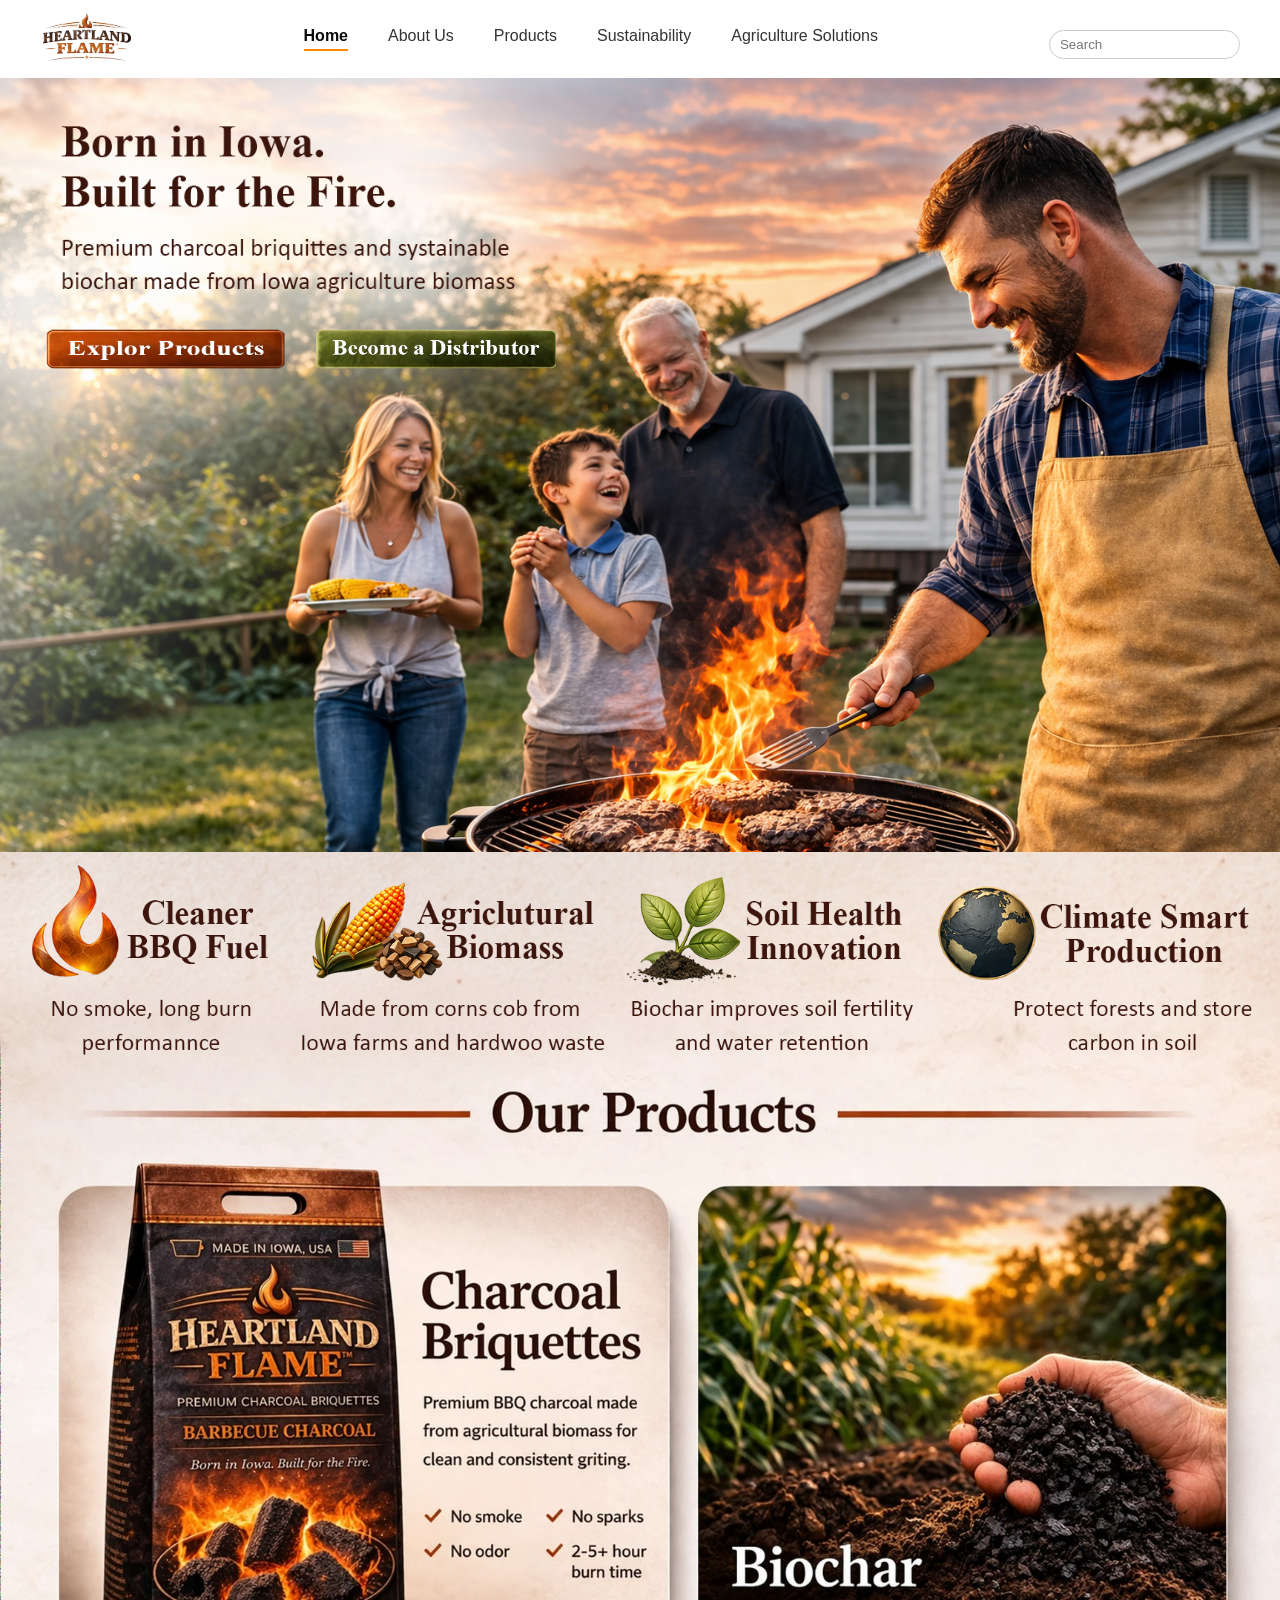
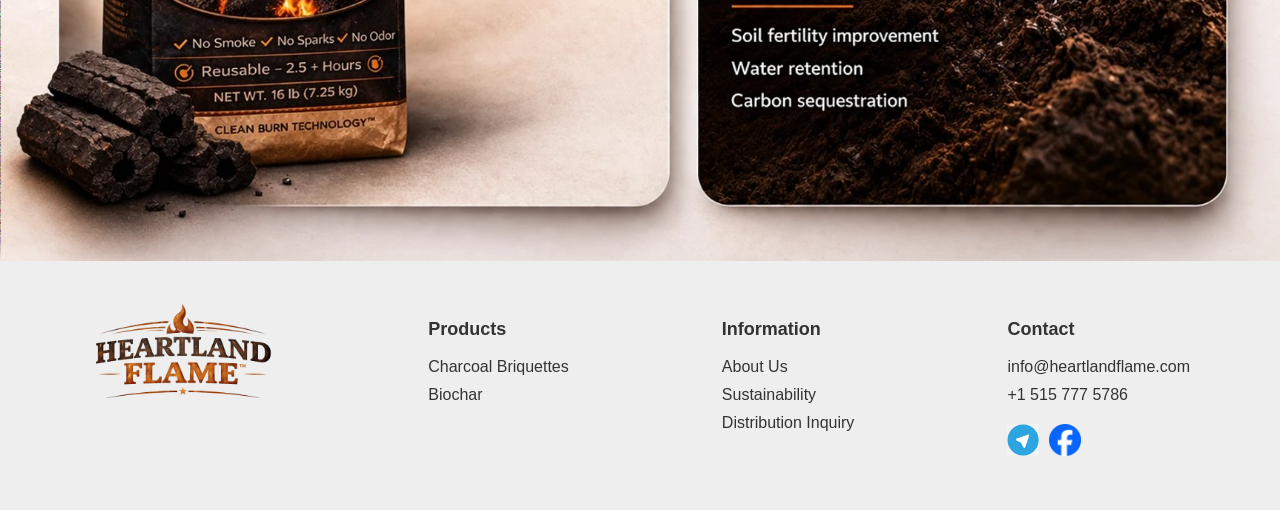
<file: index.html>
<!DOCTYPE html>
<html lang="en">

<head>
    <meta charset="UTF-8">
    <meta name="viewport" content="width=device-width, initial-scale=1.0">
    <title>Heartland Flame</title>
    <link rel="stylesheet" href="css/style.css">
    <link rel="shortcut icon" type="image/x-icon" href="images/logo.png">
</head>

<body>
    <header>
        <div id="navbar"></div>
    </header>

    <!-- Banner Section -->
    <!-- <section class="image-section">
        <img src="images/banner.jpg" alt="Banner" class="base-image">
    </section> -->

    <section class="image-container">
        <img src="images/banner.jpg" alt="Banner" class="bg-image">
        <a href="product.html">
            <img src="images/explore-product-button.png" alt="Banner" class="overlay-image-1">
        </a>

        <a href="distributor.html">
            <img src="images/become-distributor-button.png" alt="Banner" class="overlay-image-2">
        </a>
    </section>

    <!-- <section class="image-container">
        <img src="images/banner.jpg" alt="Banner" class="base-image">
        <img src="/images/become-distributor-button.png" alt="Overlay" class="overlay-image">
    </section> -->

    <!-- Products Section -->
    <section class="image-section">
        <img src="images/products.png" alt="Products">
    </section>

    <div id="footer"></div>

    <script src="js/layout.js"></script>
</body>

</html>
</file>
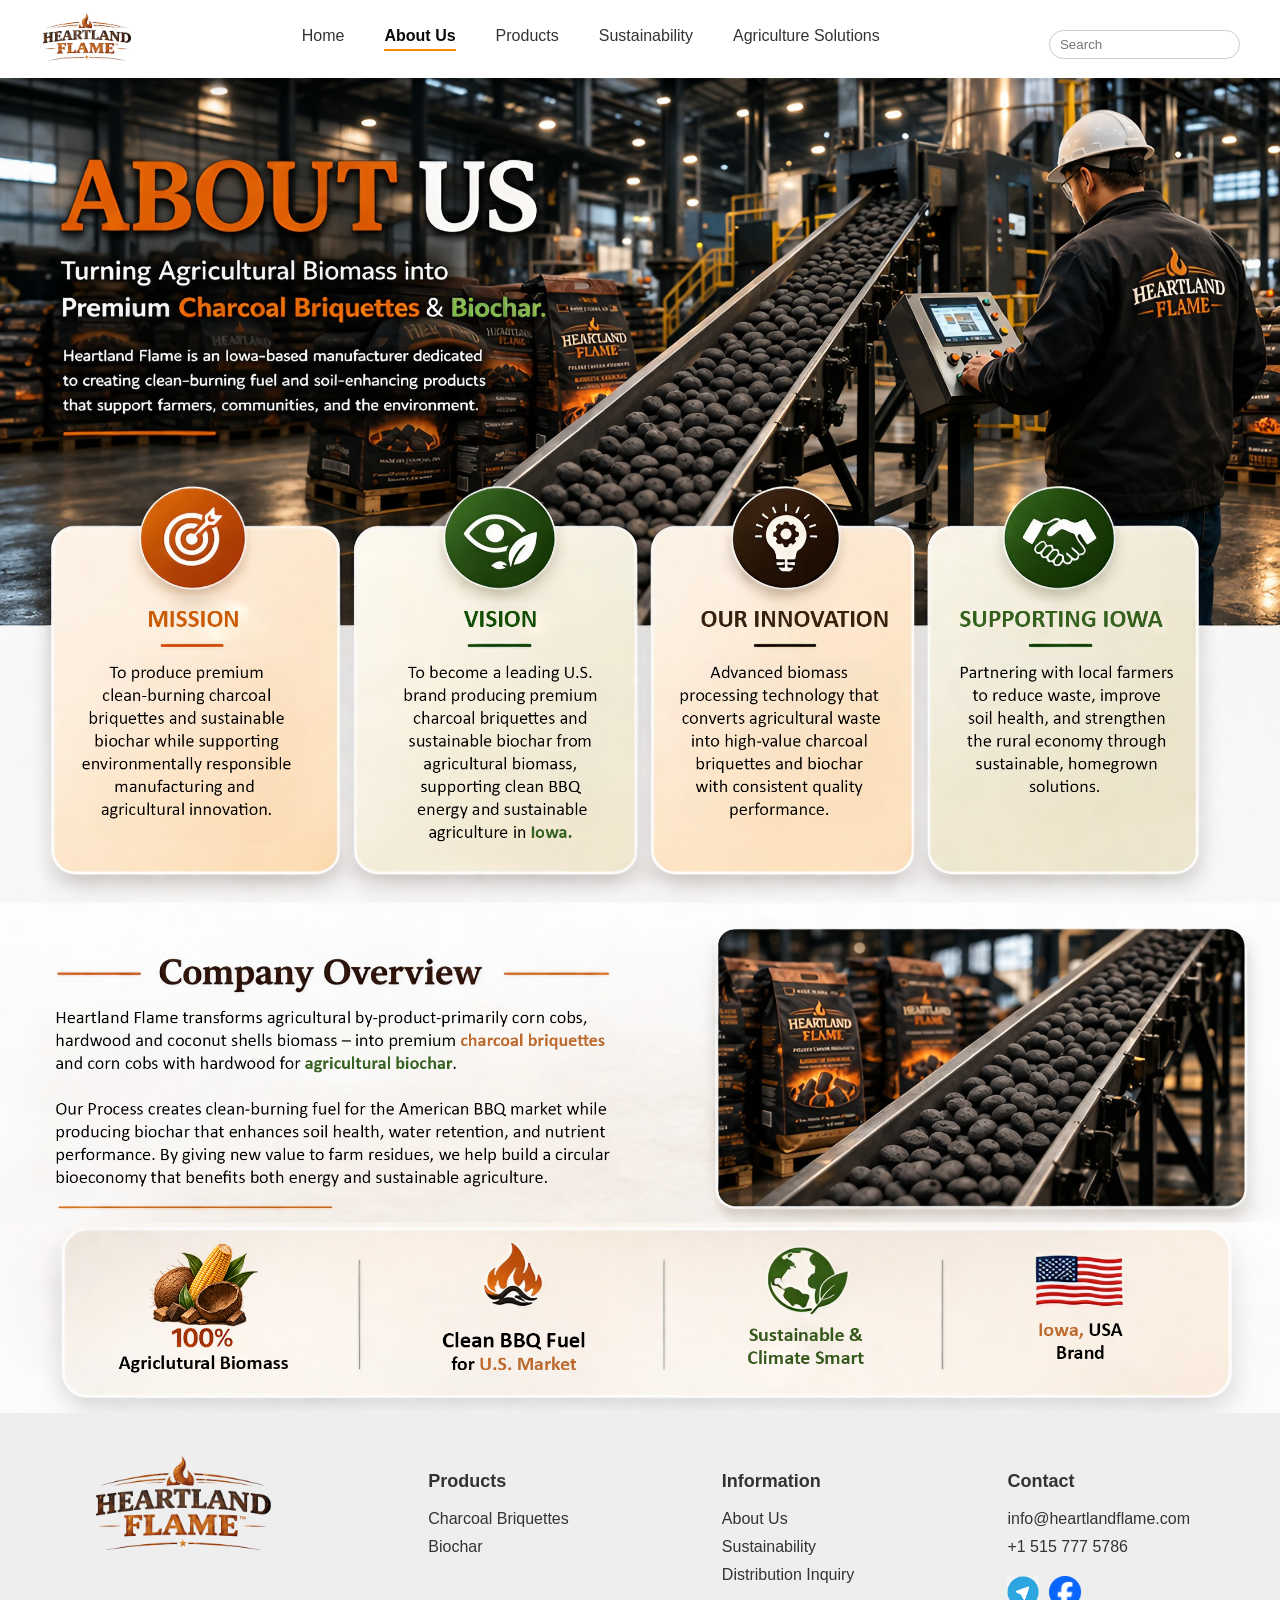
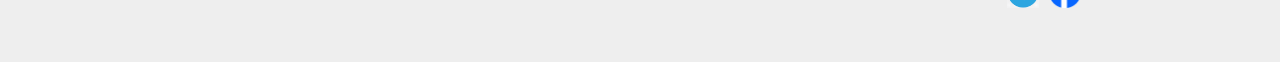
<file: about.html>
<!DOCTYPE html>
<html lang="en">

<head>
    <meta charset="UTF-8">
    <meta name="viewport" content="width=device-width, initial-scale=1.0">
    <title>Heartland Flame</title>
    <link rel="stylesheet" href="css/style.css">
    <link rel="shortcut icon" type="image/x-icon" href="images/logo.png">
</head>

<body>
    <header>
        <div id="navbar"></div>
    </header>

    <!-- Banner Section -->
    <section class="image-section">
        <img src="images/about-banner.jpg" alt="Banner">
    </section>

    <!-- Products Section -->
    <section class="image-section">
        <img src="images/about-body.jpg" alt="About Us">
    </section>

    <div id="footer"></div>

    <script src="js/layout.js"></script>
</body>

</html>
</file>
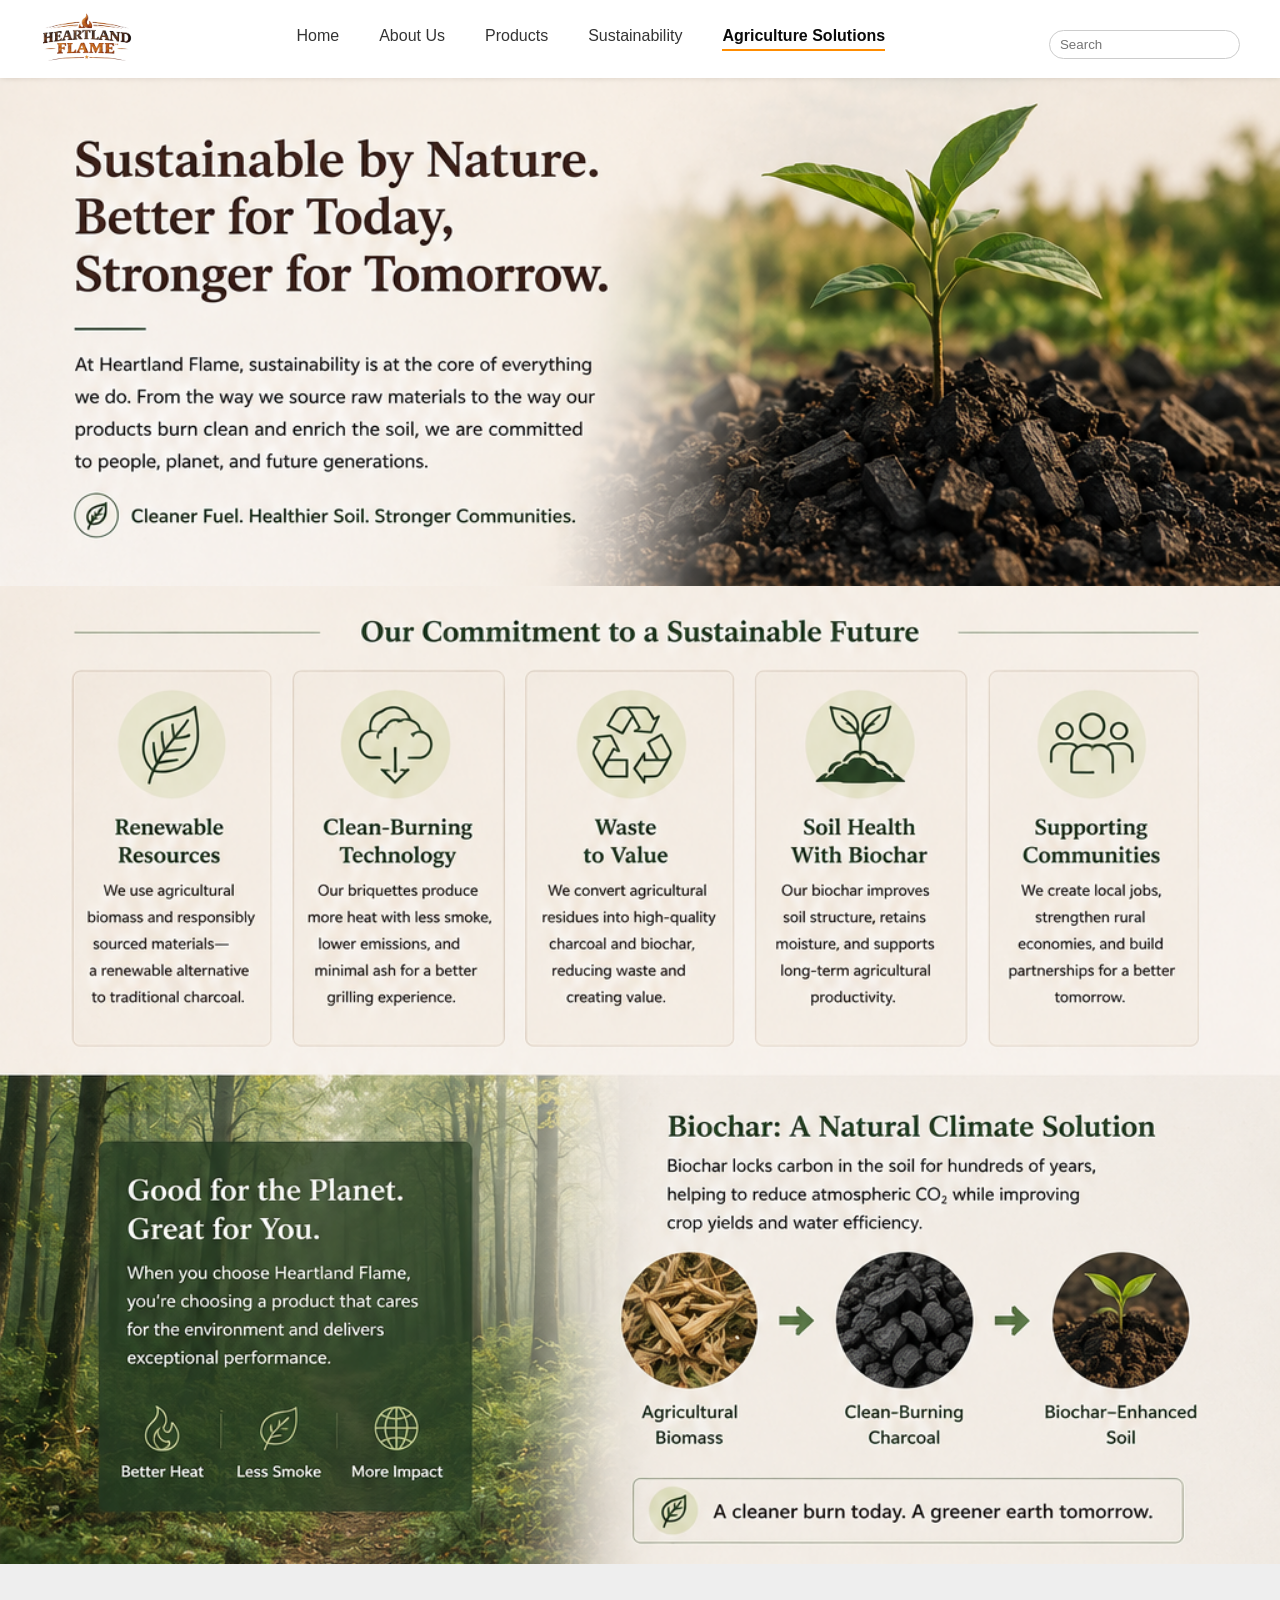
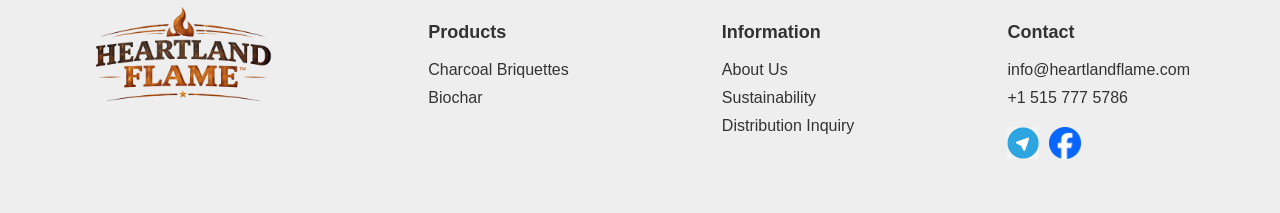
<file: agriculture-solution.html>
<!DOCTYPE html>
<html lang="en">

<head>
    <meta charset="UTF-8">
    <meta name="viewport" content="width=device-width, initial-scale=1.0">
    <title>Heartland Flame</title>
    <link rel="stylesheet" href="css/style.css">
    <link rel="shortcut icon" type="image/x-icon" href="images/logo.png">
</head>

<body>
    <header>
        <div id="navbar"></div>
    </header>

    <!-- Banner Section -->
    <section class="image-section">
        <img src="images/agriculture-solution-banner.png" alt="Banner">
    </section>

    <!-- Body Section -->
    <section class="image-section">
        <img src="images/agriculture-solution-body.png" alt="Agriculture Solution">
    </section>

    <div id="footer"></div>

    <script src="js/layout.js"></script>
</body>

</html>
</file>
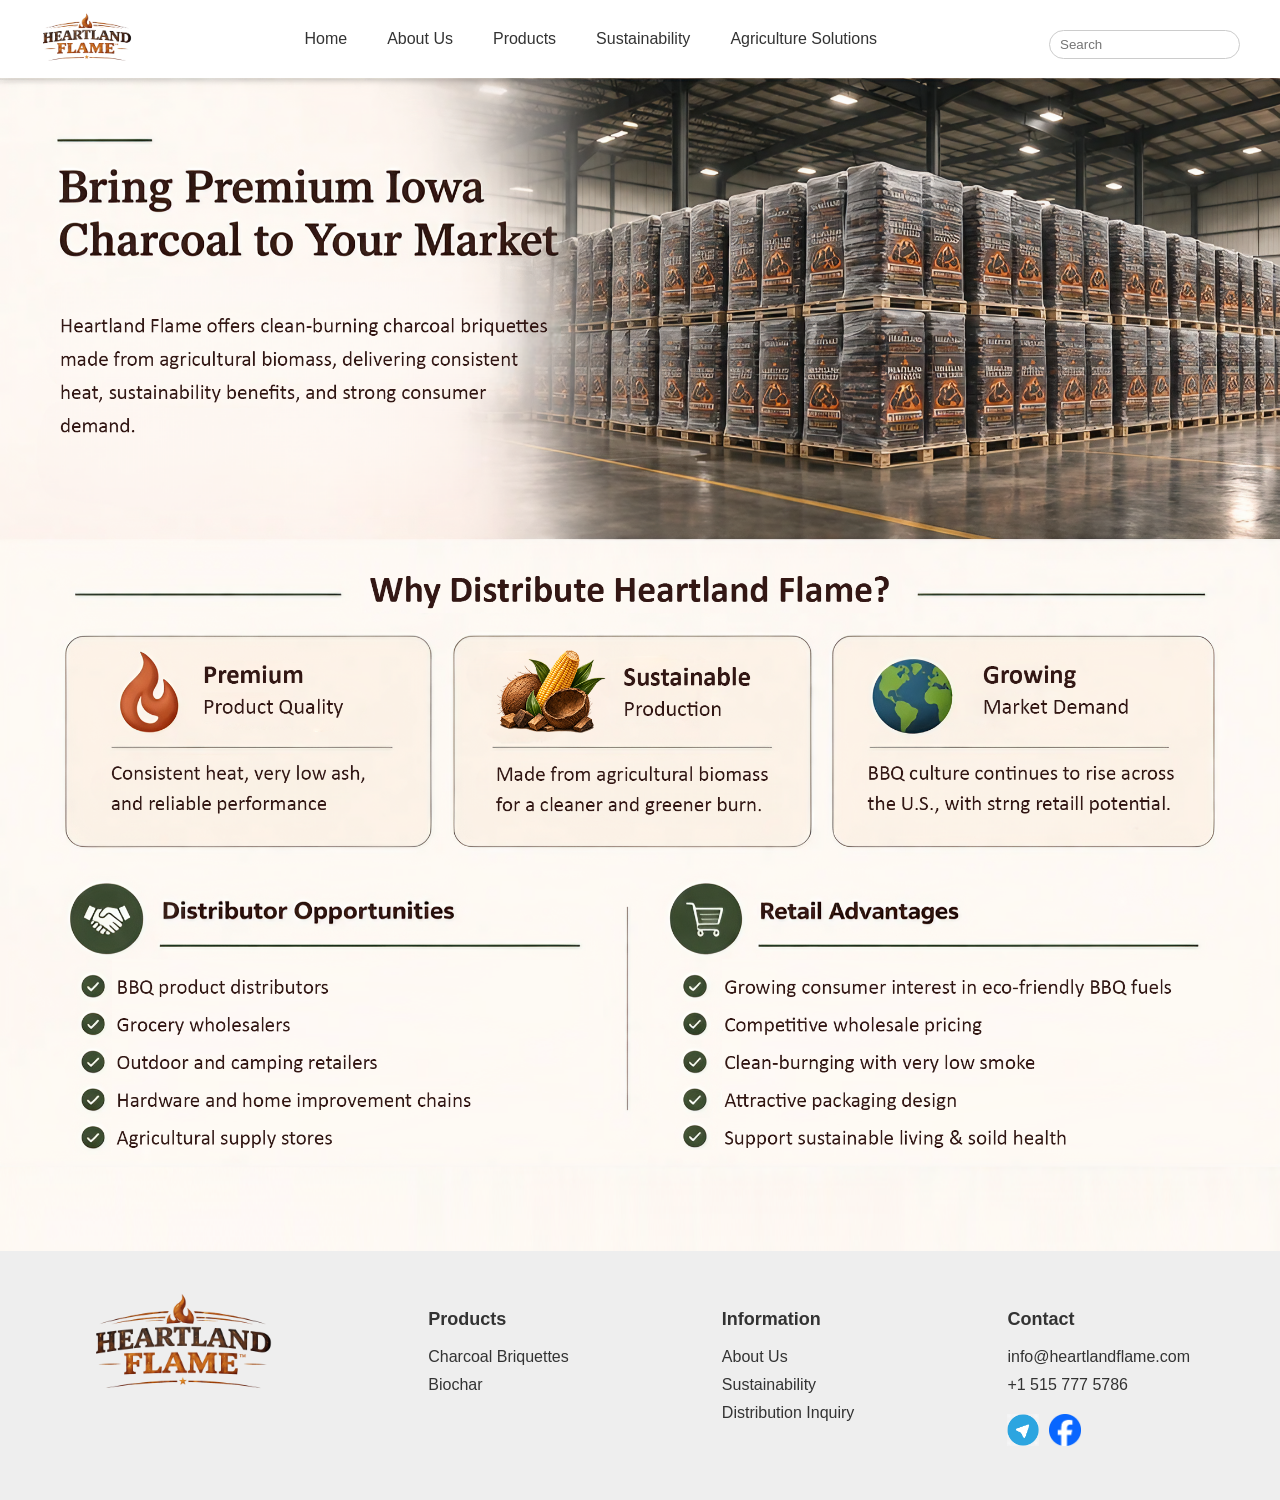
<file: distributor.html>
<!DOCTYPE html>
<html lang="en">

<head>
    <meta charset="UTF-8">
    <meta name="viewport" content="width=device-width, initial-scale=1.0">
    <title>Heartland Flame</title>
    <link rel="stylesheet" href="css/style.css">
    <link rel="shortcut icon" type="image/x-icon" href="images/logo.png">
</head>

<body>
    <header>
        <div id="navbar"></div>
    </header>

    <!-- Banner Section -->
    <section class="image-section">
        <img src="images/distributor-banner.jpg" alt="Banner">
    </section>

    <!-- Body Section -->
    <section class="image-section">
        <img src="images/distributor-body.jpg" alt="Distributor">
    </section>

    <div id="footer"></div>

    <script src="js/layout.js"></script>
</body>

</html>
</file>
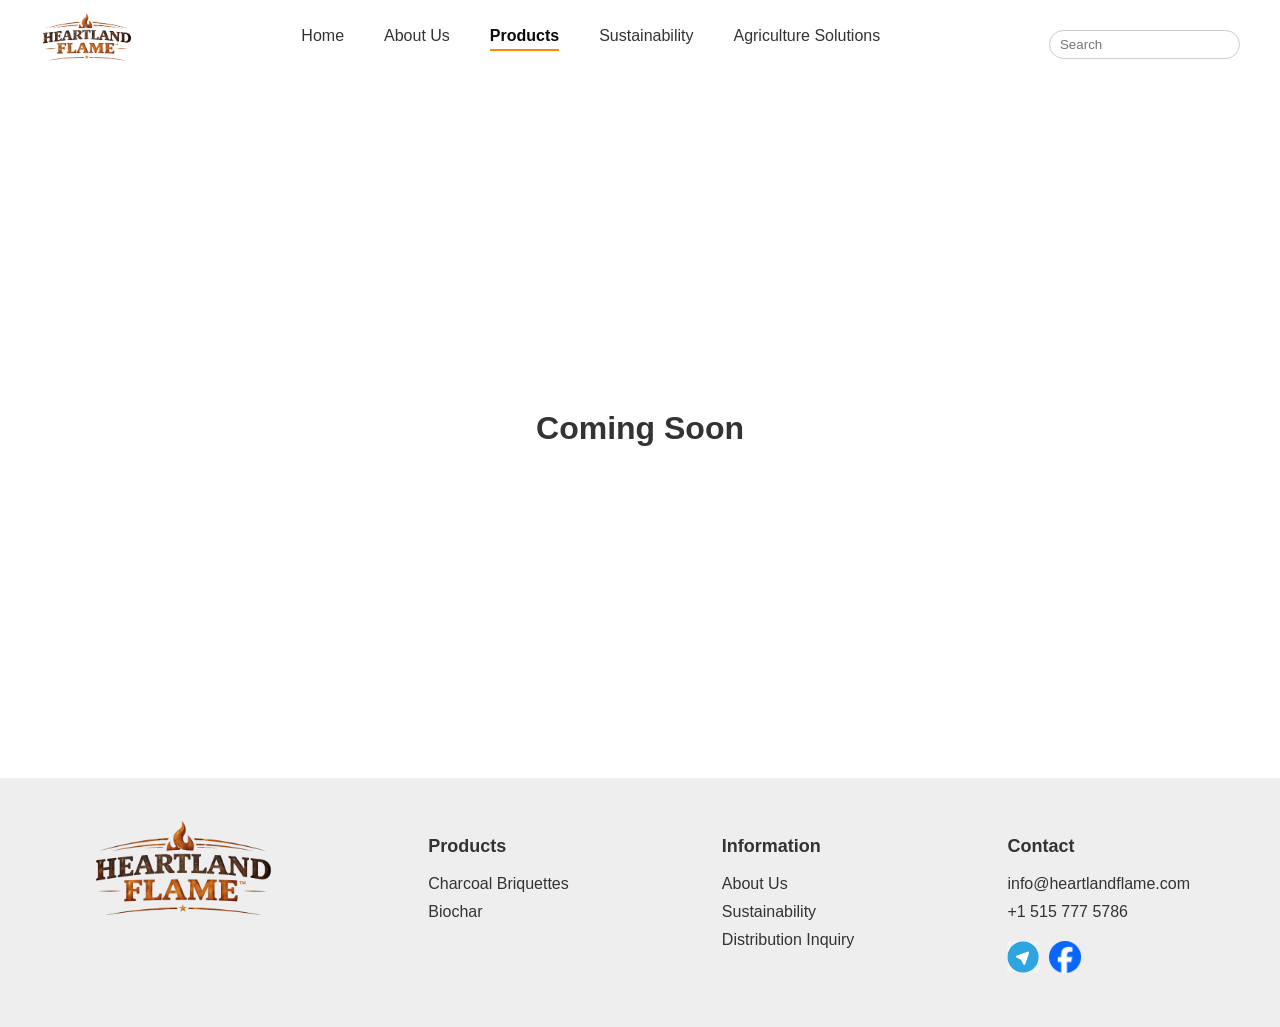
<file: product.html>
<!DOCTYPE html>
<html lang="en">

<head>
    <meta charset="UTF-8">
    <meta name="viewport" content="width=device-width, initial-scale=1.0">
    <title>Heartland Flame</title>
    <link rel="stylesheet" href="css/style.css">
    <link rel="shortcut icon" type="image/x-icon" href="images/logo.png">
</head>

<body>
    <header>
        <div id="navbar"></div>
    </header>

    <!-- Banner Section -->
    <!-- <section class="image-section">
        <img src="images/about-banner.jpg" alt="Banner">
    </section> -->

    <!-- Body Section -->
    <!-- <section class="image-section">
        <img src="images/about-body.jpg" alt="About Us">
    </section> -->

    <div class="coming-soon">
        <h1>Coming Soon</h1>
    </div>

    <div id="footer"></div>

    <script src="js/layout.js"></script>
</body>

</html>
</file>
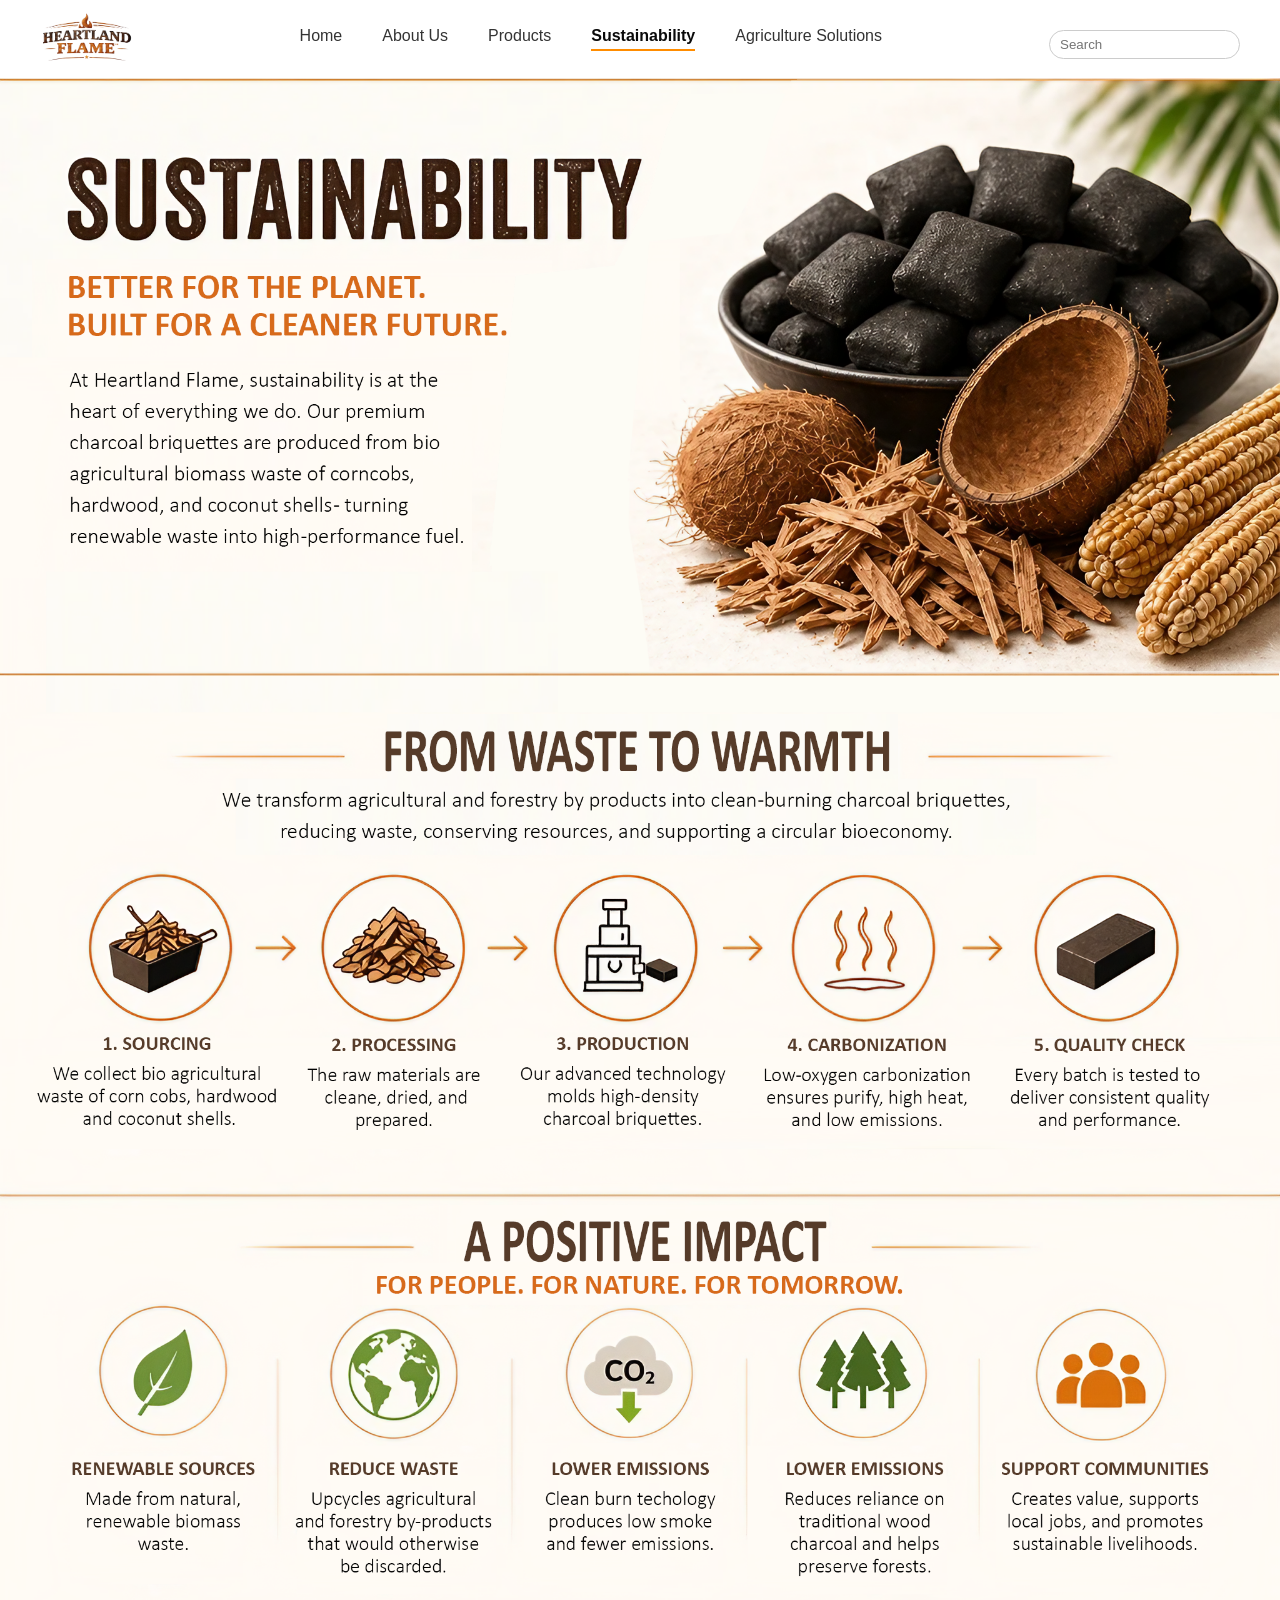
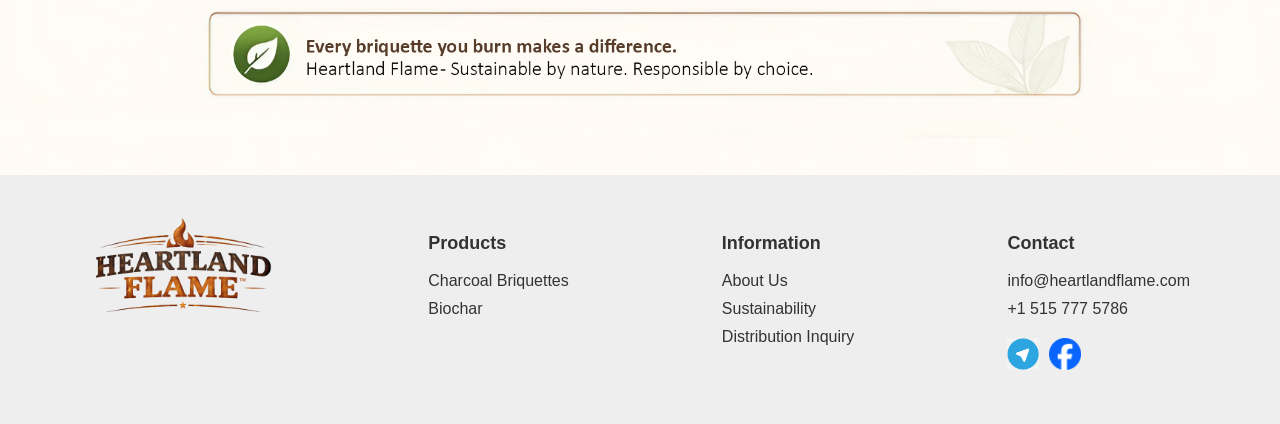
<file: sustainability.html>
<!DOCTYPE html>
<html lang="en">

<head>
    <meta charset="UTF-8">
    <meta name="viewport" content="width=device-width, initial-scale=1.0">
    <title>Heartland Flame</title>
    <link rel="stylesheet" href="css/style.css">
    <link rel="shortcut icon" type="image/x-icon" href="images/logo.png">
</head>

<body>
    <header>
        <div id="navbar"></div>
    </header>

    <!-- Banner Section -->
    <section class="image-section">
        <img src="images/sustainability-banner.png" alt="sustainability">
    </section>

    <!-- Body Section -->
    <section class="image-section">
        <img src="images/sustainability-body.png" alt="sustainability">
    </section>

    <!-- <div class="coming-soon">
        <h1>Coming Soon</h1>
    </div> -->

    <div id="footer"></div>

    <script src="js/layout.js"></script>
</body>

</html>
</file>
<file: css/style.css>
/* BASE STYLES */
body {
    margin: 0;
    font-family: Arial, Helvetica, sans-serif;
    background: #f6f3ef;
    color: #333;
}

/* HEADER */
header {
    background: white;
    padding: 12px 40px;
    box-shadow: 0 2px 5px rgba(0, 0, 0, 0.1);
}

/* LOGO */
.logo img {
    height: 50px;
}

/* SEARCH */
input {
    padding: 6px 10px;
    border-radius: 20px;
    border: 1px solid #ccc;
    margin-top: 10px;
}

/* IMAGE SECTIONS */
.image-section img {
    width: 100%;
    display: block;
}

/* Footer base styles */
footer {
    background: #eee;
    padding: 40px 20px;
}

.footer {
    display: flex;
    justify-content: space-between;
    align-items: flex-start;
    max-width: 1100px;
    margin: auto;
    gap: 40px;
    flex-wrap: wrap;
    /* allow wrapping */
}

.footer-logo img {
    height: 100px;
}

footer h3 {
    margin-bottom: 10px;
}

.footer a {
    text-decoration: none;
    color: #333;
    display: block;
    margin: 10px 0;
}

.footer-title-section {
    font-size: large;
    font-weight: bold;
}

.social-icons {
    margin-top: 10px;
    display: flex;
    gap: 10px;
}

.social-icons img {
    width: 32px;
    height: 32px;
    cursor: pointer;
    transition: 0.2s;
}

.social-icons img:hover {
    transform: scale(1.1);
}

/* MOBILE RESPONSIVE FOOTER */
@media (max-width: 768px) {
    .footer {
        flex-direction: column;
        /* stack columns */
        align-items: center;
        /* center content */
        text-align: center;
        /* center text */
        gap: 0px;
        /* space between stacked items */
    }

    .footer>div {
        width: 100%;
        /* full width for each section */
        /* margin-bottom: 5px; */
    }

    .footer-logo img {
        height: 80px;
    }

    .social-icons {
        justify-content: center;
    }
}

@media (max-width: 480px) {
    .footer-logo img {
        height: 60px;
    }

    .social-icons img {
        width: 28px;
        height: 28px;
    }

    footer h3 {
        font-size: 16px;
    }

    footer p {
        font-size: 14px;
    }
}

/* NAVIGATION */
.nav {
    display: flex;
    justify-content: space-between;
    align-items: center;
    flex-wrap: wrap;
    /* allow wrapping on small screens */
}

/* MENU */
nav {
    display: flex;
    gap: 40px;
    flex-wrap: wrap;
}

nav a {
    text-decoration: none;
    color: #333;
    font-weight: 500;
}

nav a.active {
    color: #0a0a0a;
    font-weight: bold;
    border-bottom: 2px solid darkorange;
    padding-bottom: 4px;
}

.hamburger {
    display: none;
    /* hidden on desktop */
}

/* SEARCH */
input {
    padding: 6px 10px;
    border-radius: 20px;
    border: 1px solid #ccc;
    margin-top: 10px;
}

/* Mobile Styles */
@media (max-width: 768px) {
    .hamburger {
        display: flex;
        flex-direction: column;
        gap: 5px;
        cursor: pointer;
        z-index: 1100;
        /* always on top */
        position: relative;
        /* stays above menu */
    }

    .hamburger span {
        height: 3px;
        width: 25px;
        background: #333;
        border-radius: 2px;
        transition: 0.3s;
    }

    nav {
        position: fixed;
        /* make menu slide over screen */
        top: 0;
        left: 0;
        width: 100%;
        height: 100%;
        background: white;
        flex-direction: column;
        justify-content: center;
        align-items: center;
        transform: translateX(-100%);
        /* hide offscreen */
        transition: transform 0.3s ease;
        z-index: 1000;
        /* below hamburger */
    }

    nav a {
        margin: 0;
        font-size: 20px;
    }

    nav.active {
        transform: translateX(0);
        /* slide in when active */
    }

    input {
        width: 100%;
        margin: 10px 0;
    }
}


/* Optional: hamburger turns into X when menu active */
.hamburger.active span:nth-child(1) {
    transform: rotate(45deg) translate(5px, 5px);
}

.hamburger.active span:nth-child(2) {
    opacity: 0;
}

.hamburger.active span:nth-child(3) {
    transform: rotate(-45deg) translate(6px, -6px);
}

/* overlapping image buttons */
.image-container {
    position: relative;
    width: 100%;
}

.bg-image {
    width: 100%;
    height: auto;
    display: block;
}

.overlay-image-1 {
    position: absolute;
    top: 35%;
    left: 13%;
    transform: translate(-50%, -50%);
    width: 240px;
    height: 40px;
}

.overlay-image-2 {
    position: absolute;
    top: 35%;
    left: calc(13% + 270px);
    transform: translate(-50%, -50%);
    width: 240px;
    height: 40px;
}

/* overlapping image buttons on Mobile layout */
@media (max-width: 768px) {
    .overlay-image-1 {
        top: 37%;
        left: 20%;
        width: 120px;
        height: 23px;
    }

    .overlay-image-2 {
        top: 50%;
        left: 20%;
        width: 120px;
        height: 23px;
    }
}

/* Coming Soon Section */
.coming-soon {
    display: flex;
    justify-content: center;
    align-items: center;
    background: #fff;
    max-width: 100%;
    height: 700px;
    text-align: center;
}
</file>
